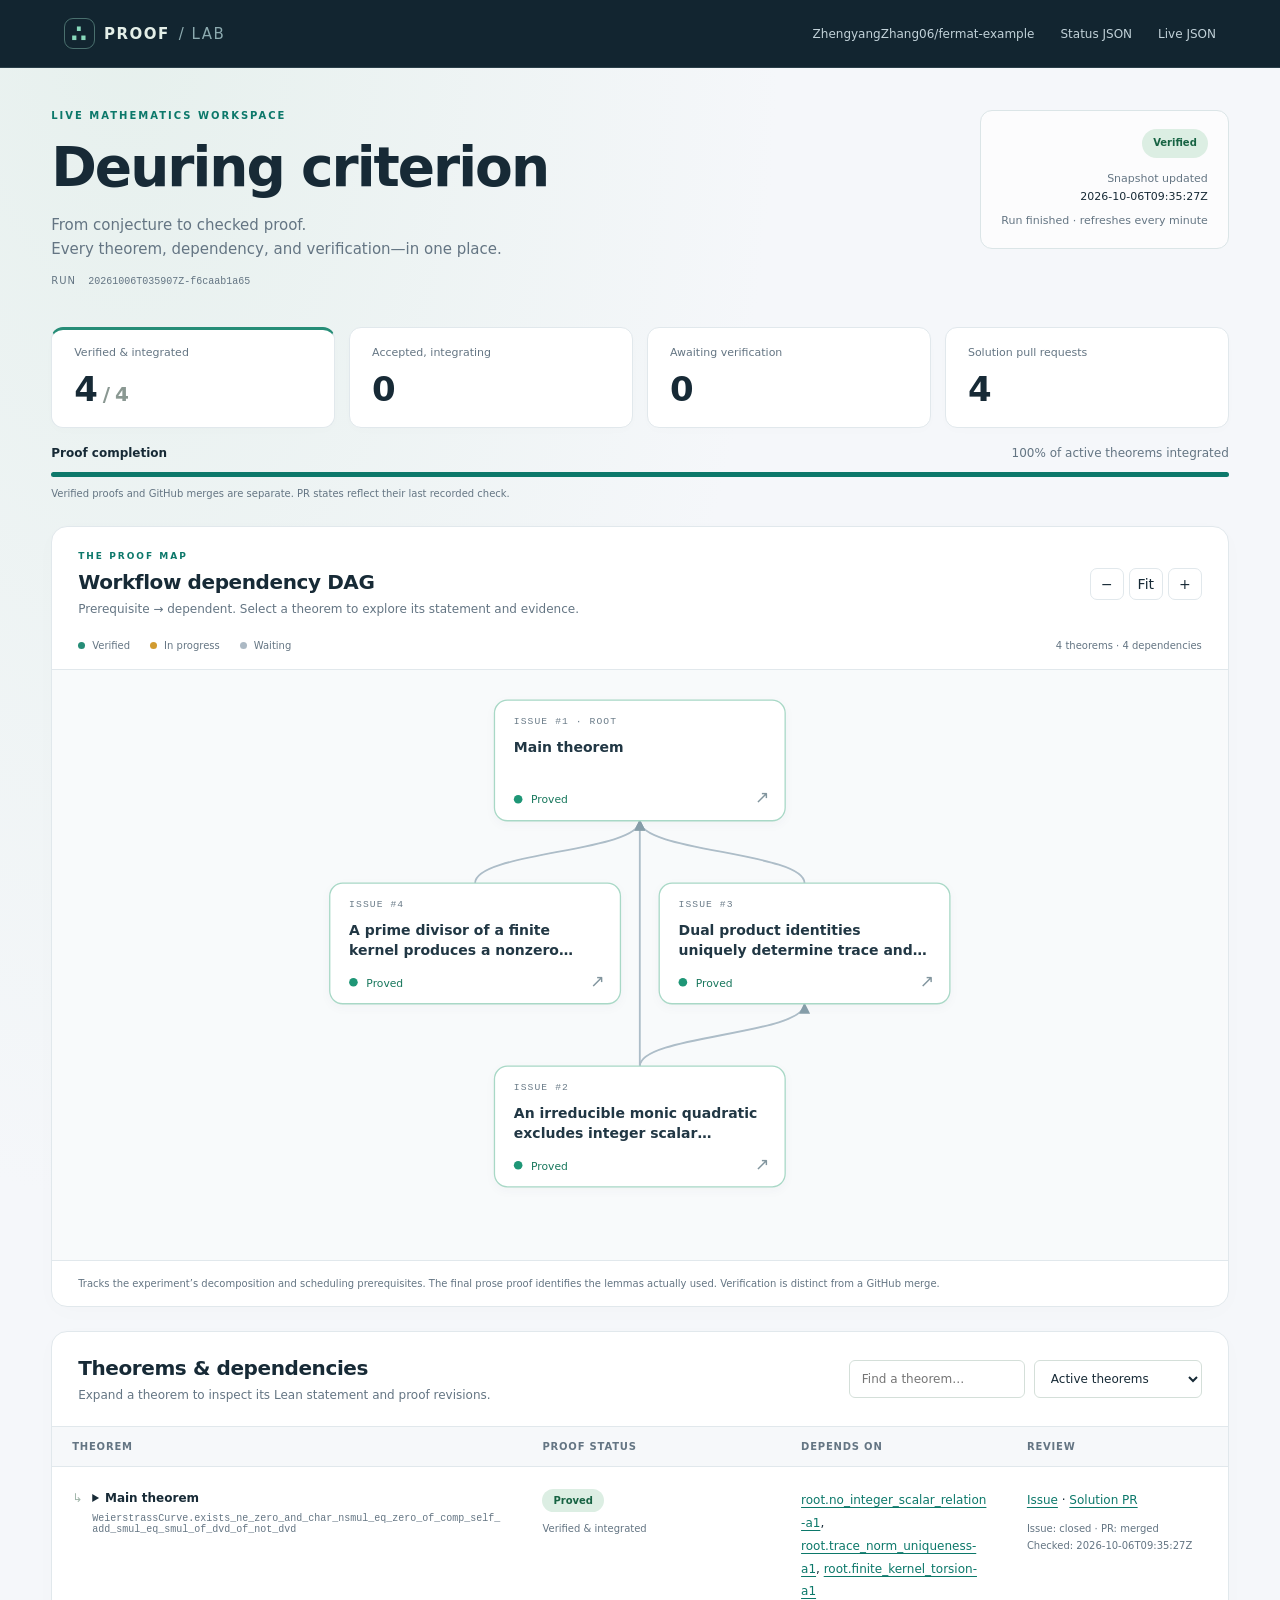
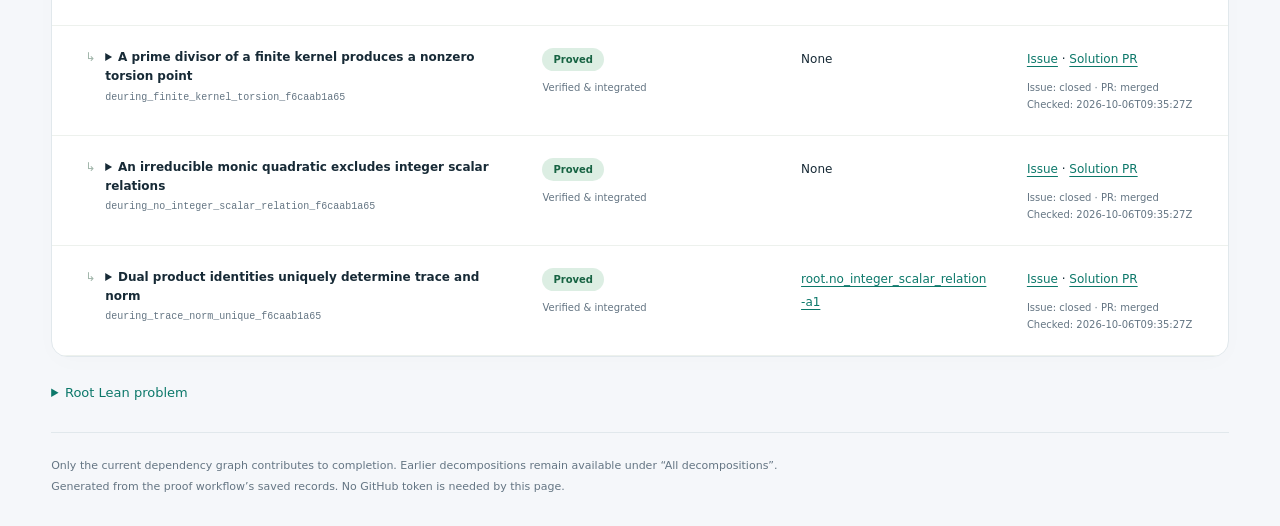
<file: index.html>
<!doctype html><html lang="en"><meta charset="utf-8"><meta http-equiv="refresh" content="0;url=theorem-status/deuring-criterion-b77c13c3d5/20261006t035907z-f6caab1a65/"><title>Current Deuring experiment</title><a href="theorem-status/deuring-criterion-b77c13c3d5/20261006t035907z-f6caab1a65/">Current experiment status</a><p><a href="theorem-status/index.html">All historical runs</a></p></html>
</file>
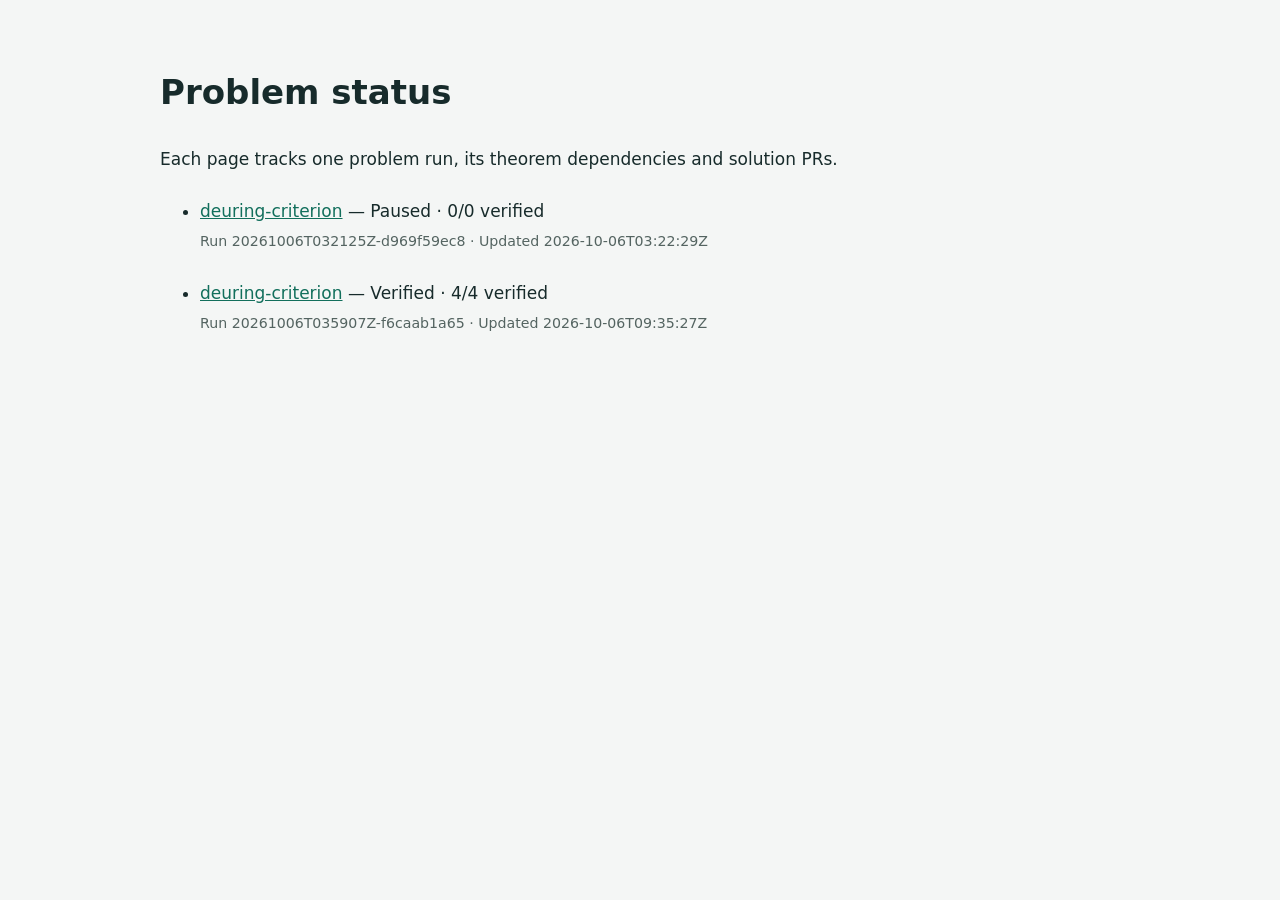
<file: theorem-status/index.html>
<!doctype html><html lang="en"><meta charset="utf-8"><meta name="viewport" content="width=device-width, initial-scale=1"><title>Problem status</title><style>body{font:17px/1.7 system-ui;margin:4rem auto;padding:0 1.5rem;max-width:960px;background:#f4f6f5;color:#172b2b}a{color:#126f5c}li{margin:1.5rem 0}small{color:#546461}</style><h1>Problem status</h1><p>Each page tracks one problem run, its theorem dependencies and solution PRs.</p><ul><li><a href="deuring-criterion-b77c13c3d5/20261006t032125z-d969f59ec8/index.html">deuring-criterion</a> — Paused · 0/0 verified<br><small>Run 20261006T032125Z-d969f59ec8 · Updated 2026-10-06T03:22:29Z</small></li><li><a href="deuring-criterion-b77c13c3d5/20261006t035907z-f6caab1a65/index.html">deuring-criterion</a> — Verified · 4/4 verified<br><small>Run 20261006T035907Z-f6caab1a65 · Updated 2026-10-06T09:35:27Z</small></li></ul></html>
</file>
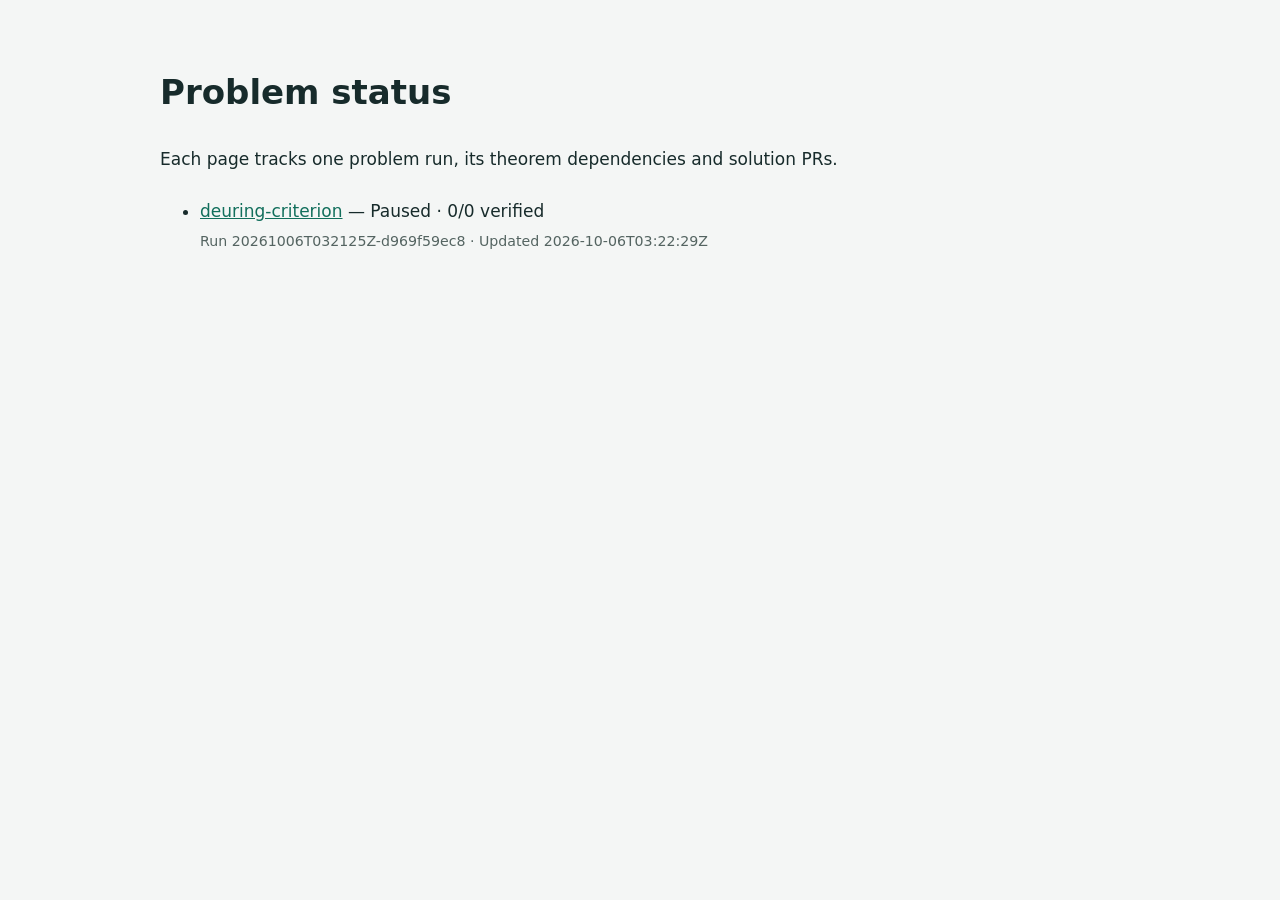
<file: docs/status/index.html>
<!doctype html>
<html lang="en">
<head>
  <meta charset="utf-8">
  <meta name="viewport" content="width=device-width, initial-scale=1">
  <meta http-equiv="refresh" content="0;url=theorem-status/index.html">
  <title>Deuring criterion proof status</title>
</head>
<body>
  <p><a href="theorem-status/index.html">Open the proof status website</a></p>
</body>
</html>
</file>
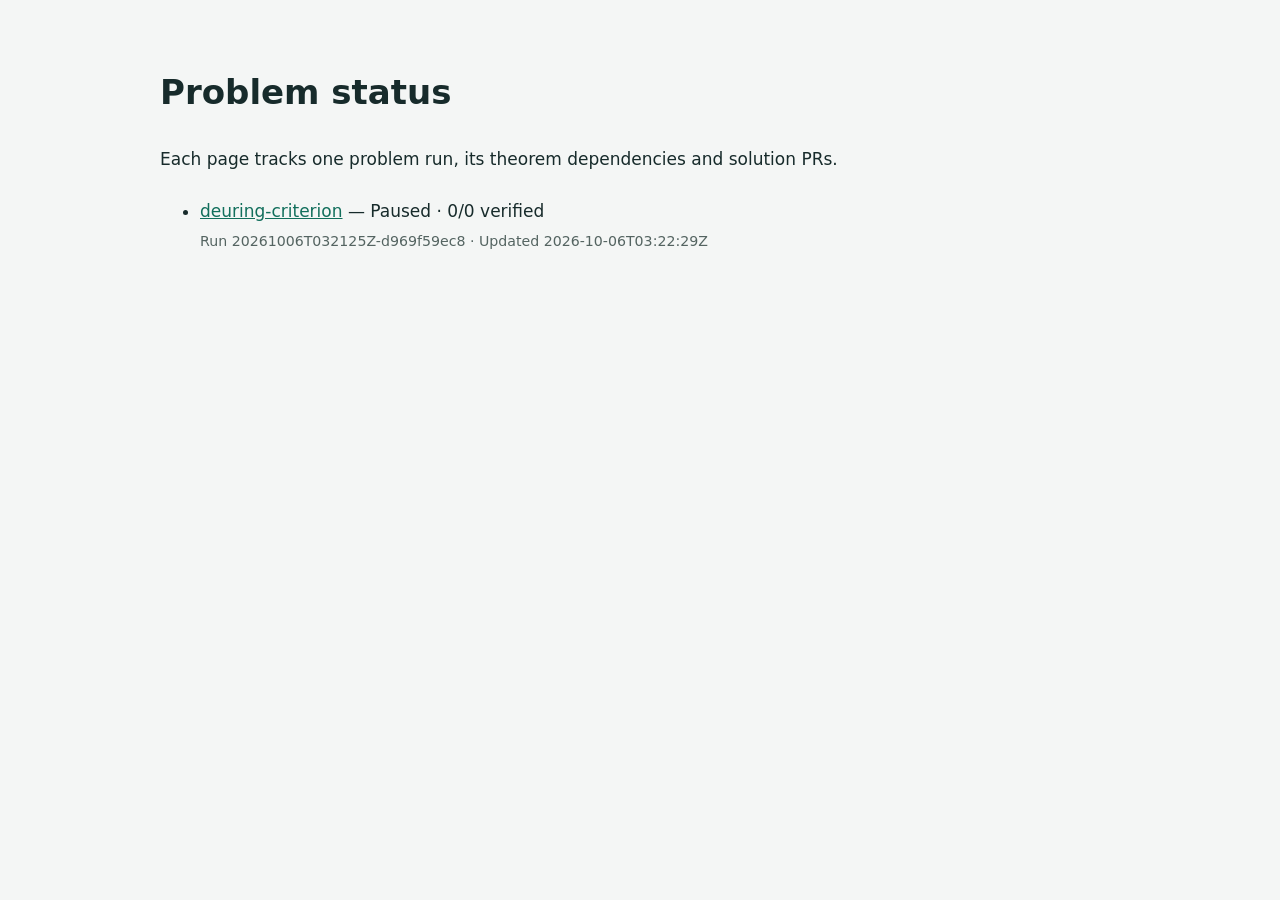
<file: docs/status/theorem-status/index.html>
<!doctype html><html lang="en"><meta charset="utf-8"><meta name="viewport" content="width=device-width, initial-scale=1"><title>Problem status</title><style>body{font:17px/1.7 system-ui;margin:4rem auto;padding:0 1.5rem;max-width:960px;background:#f4f6f5;color:#172b2b}a{color:#126f5c}li{margin:1.5rem 0}small{color:#546461}</style><h1>Problem status</h1><p>Each page tracks one problem run, its theorem dependencies and solution PRs.</p><ul><li><a href="deuring-criterion-b77c13c3d5/20261006t032125z-d969f59ec8/index.html">deuring-criterion</a> — Paused · 0/0 verified<br><small>Run 20261006T032125Z-d969f59ec8 · Updated 2026-10-06T03:22:29Z</small></li></ul></html>
</file>
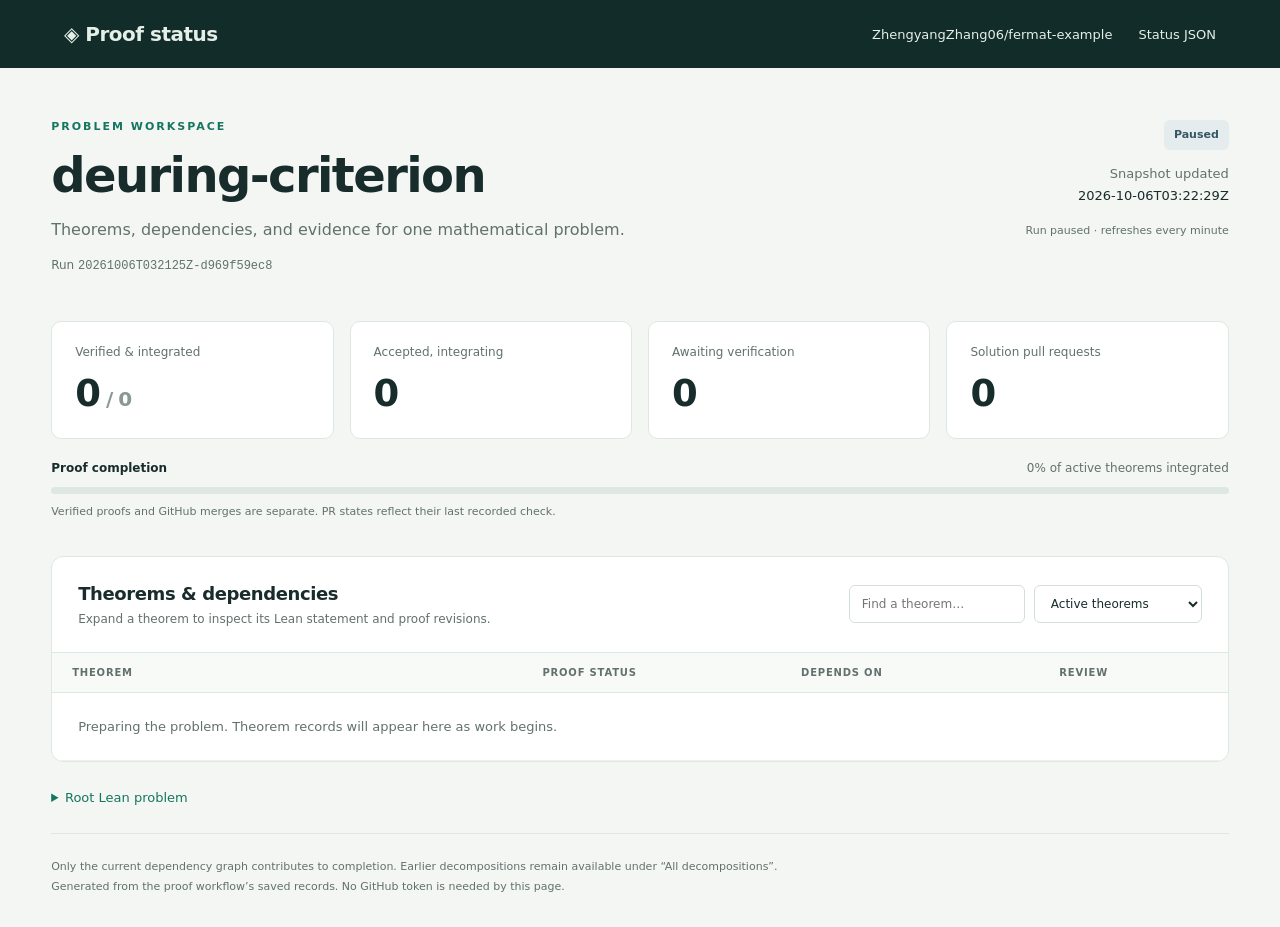
<file: theorem-status/deuring-criterion-b77c13c3d5/20261006t032125z-d969f59ec8/index.html>
<!doctype html>
<html lang="en"><head><meta charset="utf-8"><meta name="viewport" content="width=device-width, initial-scale=1">
<title>deuring-criterion · Proof status</title><link rel="stylesheet" href="site.css"><script src="site.js" defer></script></head>
<body data-updated="2026-10-06T03:22:29Z" data-lifecycle="paused" data-stale-after="1800">
<header><a class="brand" href="../../index.html">◈ Proof status</a><nav><a href="https://github.com/ZhengyangZhang06/fermat-example">ZhengyangZhang06/fermat-example</a><a href="status.json">Status JSON</a></nav></header>
<main><section class="hero"><div><p class="eyebrow">PROBLEM WORKSPACE</p><h1>deuring-criterion</h1>
<p class="subtitle">Theorems, dependencies, and evidence for one mathematical problem.</p><p class="run">Run <code>20261006T032125Z-d969f59ec8</code></p></div>
<div class="snapshot"><span class="badge neutral">Paused</span>
<p>Snapshot updated<br><time>2026-10-06T03:22:29Z</time></p><small>Run paused · refreshes every minute</small></div></section>
<p id="stale" class="notice" hidden>This running snapshot has not updated recently. The publisher may be offline; check GitHub for the latest evidence.</p>

<section class="metrics" aria-label="Proof progress"><article><span>Verified & integrated</span><strong>0<em> / 0</em></strong></article>
<article><span>Accepted, integrating</span><strong>0</strong></article>
<article><span>Awaiting verification</span><strong>0</strong></article>
<article><span>Solution pull requests</span><strong>0</strong></article></section>
<section class="progress-panel"><div><b>Proof completion</b><span>0% of active theorems integrated</span></div><progress value="0" max="1">0%</progress>
<p>Verified proofs and GitHub merges are separate. PR states reflect their last recorded check.</p></section>
<section class="panel"><div class="panel-head"><div><h2>Theorems & dependencies</h2><p>Expand a theorem to inspect its Lean statement and proof revisions.</p></div>
<div class="controls"><label class="sr-only" for="search">Search theorems</label><input id="search" type="search" placeholder="Find a theorem…">
<label class="sr-only" for="filter">Filter theorems</label><select id="filter"><option value="active">Active theorems</option><option value="pending">Awaiting integration</option><option value="verified">Verified</option><option value="all">All decompositions</option></select></div></div>
<div class="table-scroll"><table><thead><tr><th>Theorem</th><th>Proof status</th><th>Depends on</th><th>Review</th></tr></thead><tbody><tr><td colspan="4" class="empty">Preparing the problem. Theorem records will appear here as work begins.</td></tr></tbody></table></div>
<p id="no-matches" class="empty" hidden>No theorems match this filter.</p></section>
<details class="contract"><summary>Root Lean problem</summary><pre>∀ {k : Type*} [Field k] [IsAlgClosed k] [DecidableEq k] (p : ℕ) [Fact p.Prime] [CharP k p] (W : WeierstrassCurve k) [W.IsElliptic] {β : W.toAffine.Point →+ W.toAffine.Point}, β ∈ WeierstrassCurve.rationalHomSet k W W → ∀ (t q : ℤ), β.comp β + q • AddMonoidHom.id _ = t • β → (∀ m : ℤ, m ^ 2 - t * m + q ≠ 0) → (p : ℤ) ∣ q → ¬ (p : ℤ) ∣ t → ∃ T : W.toAffine.Point, T ≠ 0 ∧ p • T = 0</pre></details>
<footer>Only the current dependency graph contributes to completion. Earlier decompositions remain available under “All decompositions”.<br>Generated from the proof workflow’s saved records. No GitHub token is needed by this page.</footer>
</main></body></html>
</file>
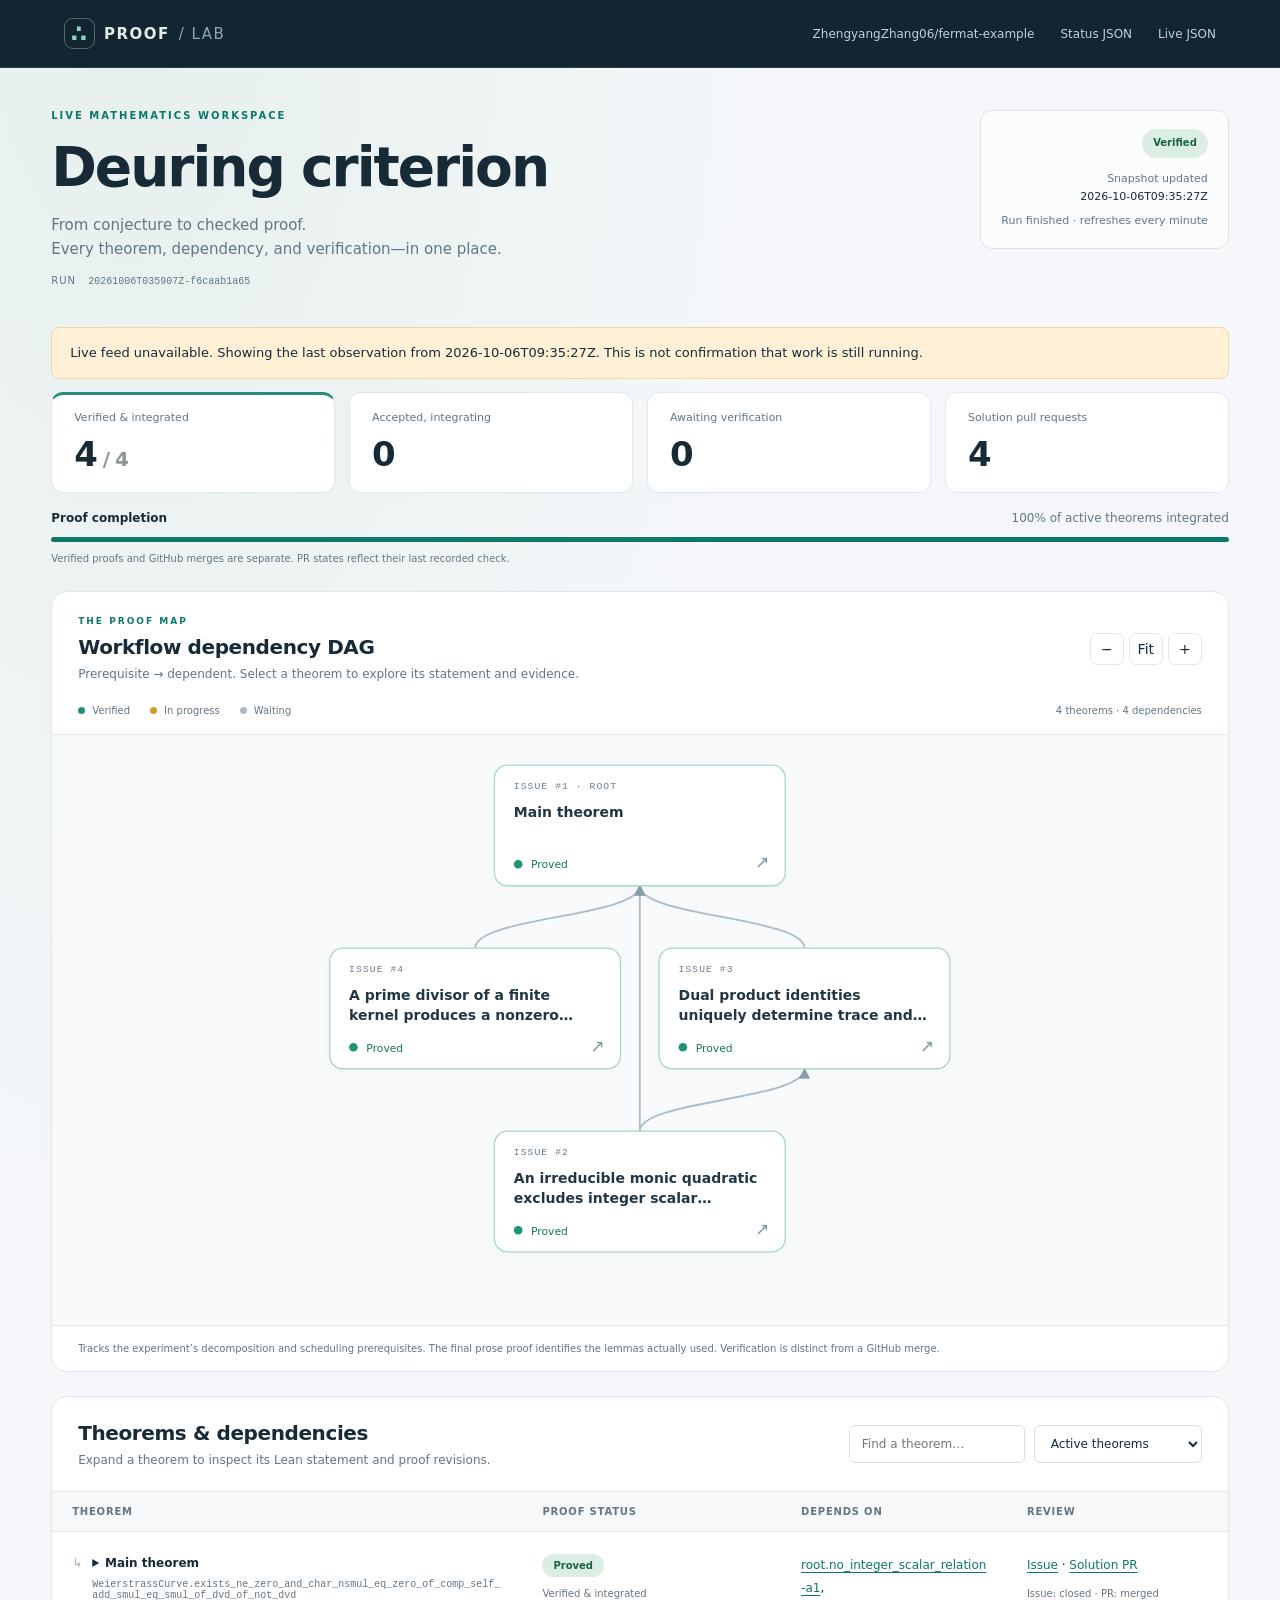
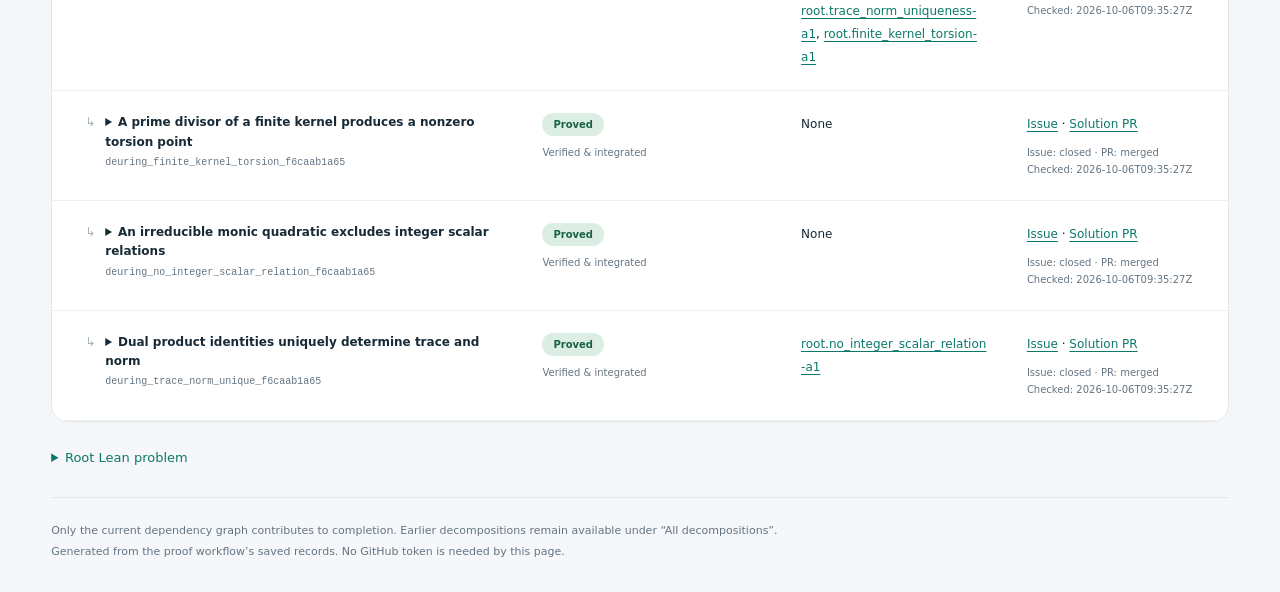
<file: theorem-status/deuring-criterion-b77c13c3d5/20261006t035907z-f6caab1a65/index.html>
<!doctype html>
<html lang="en"><head><meta charset="utf-8"><meta name="viewport" content="width=device-width, initial-scale=1">
<title>deuring-criterion · Proof status</title><link rel="stylesheet" href="site-808beb2421d4.css"><script src="site-808beb2421d4.js" defer></script></head>
<body data-repository="ZhengyangZhang06/fermat-example" data-run="20261006T035907Z-f6caab1a65" data-updated="2026-10-06T09:35:27Z" data-lifecycle="finished" data-stale-after="1800">
<header><a class="brand" href="../../index.html"><span class="brand-mark">∴</span> PROOF<span class="brand-light"> / LAB</span></a><nav><a href="https://github.com/ZhengyangZhang06/fermat-example">ZhengyangZhang06/fermat-example</a><a href="status.json">Status JSON</a></nav></header>
<main><section class="hero"><div><p class="eyebrow">LIVE MATHEMATICS WORKSPACE</p><h1>Deuring criterion</h1>
<p class="subtitle">From conjecture to checked proof.<br>Every theorem, dependency, and verification—in one place.</p><p class="run">RUN <code>20261006T035907Z-f6caab1a65</code></p></div>
<div class="snapshot"><span class="badge good">Verified</span>
<p>Snapshot updated<br><time>2026-10-06T09:35:27Z</time></p><small>Run finished · refreshes every minute</small></div></section>
<p id="stale" class="notice" hidden>This running snapshot has not updated recently. The publisher may be offline; check GitHub for the latest evidence.</p>

<section class="metrics" aria-label="Proof progress"><article><span>Verified & integrated</span><strong>4<em> / 4</em></strong></article>
<article><span>Accepted, integrating</span><strong>0</strong></article>
<article><span>Awaiting verification</span><strong>0</strong></article>
<article><span>Solution pull requests</span><strong>4</strong></article></section>
<section class="progress-panel"><div><b>Proof completion</b><span>100% of active theorems integrated</span></div><progress value="4" max="4">100%</progress>
<p>Verified proofs and GitHub merges are separate. PR states reflect their last recorded check.</p></section>
<section class="panel dag-panel" aria-labelledby="dag-heading">
<div class="panel-head"><div><p class="section-kicker">THE PROOF MAP</p><h2 id="dag-heading">Workflow dependency DAG</h2><p>Prerequisite → dependent. Select a theorem to explore its statement and evidence.</p></div>
<div class="dag-tools" aria-label="Graph zoom"><button type="button" data-zoom="out" aria-label="Zoom out">−</button><button type="button" data-zoom="reset">Fit</button><button type="button" data-zoom="in" aria-label="Zoom in">+</button></div></div>
<div class="dag-legend"><span class="legend-verified">Verified</span><span class="legend-working">In progress</span><span class="legend-waiting">Waiting</span><span class="dag-count">4 theorems · 4 dependencies</span></div>
<div class="dag-viewport" tabindex="0" aria-label="Scrollable theorem dependency graph"><svg class="dag-svg" width="100%" font-family="system-ui,sans-serif" viewBox="0 0 680 548" role="group" aria-label="Theorem dependencies">
<defs><marker id="dag-arrow" viewBox="0 0 10 10" refX="9" refY="5" markerWidth="6" markerHeight="6" orient="auto-start-reverse"><path fill="#879faa" d="M 0 0 L 10 5 L 0 10 z"/></marker></defs>
<g class="dag-edges"><path class="dag-edge" fill="none" stroke="#adbdc8" stroke-width="1.7" data-from="node-692ef99e57581ab2" data-to="node-4813494d137e1631" d="M 340.0 368 C 340.0 254.0, 340.0 254.0, 340.0 140" marker-end="url(#dag-arrow)"/><path class="dag-edge" fill="none" stroke="#adbdc8" stroke-width="1.7" data-from="node-f7ff15bbbf496a52" data-to="node-4813494d137e1631" d="M 493.0 198 C 493.0 169.0, 340.0 169.0, 340.0 140" marker-end="url(#dag-arrow)"/><path class="dag-edge" fill="none" stroke="#adbdc8" stroke-width="1.7" data-from="node-025eee9198f91163" data-to="node-4813494d137e1631" d="M 187.0 198 C 187.0 169.0, 340.0 169.0, 340.0 140" marker-end="url(#dag-arrow)"/><path class="dag-edge" fill="none" stroke="#adbdc8" stroke-width="1.7" data-from="node-692ef99e57581ab2" data-to="node-f7ff15bbbf496a52" d="M 340.0 368 C 340.0 339.0, 493.0 339.0, 493.0 310" marker-end="url(#dag-arrow)"/></g><g class="dag-nodes"><a class="dag-node verified" href="#node-4813494d137e1631" data-node="node-4813494d137e1631" tabindex="0" aria-label="Main theorem: proved. Open theorem details." transform="translate(205.0,28)"><title>Main theorem — WeierstrassCurve.exists_ne_zero_and_char_nsmul_eq_zero_of_comp_self_add_smul_eq_smul_of_dvd_of_not_dvd</title><rect class="node-card" fill="#ffffff" stroke="#a8d8c6" width="270" height="112" rx="12"/><text class="node-kicker" fill="#6b7c89" font-size="9" x="18" y="22">ISSUE #1 · ROOT</text><text class="node-title" fill="#213744" font-size="13" font-weight="600"><tspan x="18" y="48">Main theorem</tspan></text><circle class="node-dot" fill="#1e9676" cx="22" cy="92" r="4"/><text class="node-status" fill="#647888" font-size="10" x="34" y="96">proved</text><text class="node-open" fill="#81959e" x="242" y="96" aria-hidden="true">↗</text></a><a class="dag-node verified" href="#node-025eee9198f91163" data-node="node-025eee9198f91163" tabindex="0" aria-label="A prime divisor of a finite kernel produces a nonzero torsion point: proved. Open theorem details." transform="translate(52.0,198)"><title>A prime divisor of a finite kernel produces a nonzero torsion point — deuring_finite_kernel_torsion_f6caab1a65</title><rect class="node-card" fill="#ffffff" stroke="#a8d8c6" width="270" height="112" rx="12"/><text class="node-kicker" fill="#6b7c89" font-size="9" x="18" y="22">ISSUE #4</text><text class="node-title" fill="#213744" font-size="13" font-weight="600"><tspan x="18" y="48">A prime divisor of a finite</tspan><tspan x="18" y="67">kernel produces a nonzero…</tspan></text><circle class="node-dot" fill="#1e9676" cx="22" cy="92" r="4"/><text class="node-status" fill="#647888" font-size="10" x="34" y="96">proved</text><text class="node-open" fill="#81959e" x="242" y="96" aria-hidden="true">↗</text></a><a class="dag-node verified" href="#node-692ef99e57581ab2" data-node="node-692ef99e57581ab2" tabindex="0" aria-label="An irreducible monic quadratic excludes integer scalar relations: proved. Open theorem details." transform="translate(205.0,368)"><title>An irreducible monic quadratic excludes integer scalar relations — deuring_no_integer_scalar_relation_f6caab1a65</title><rect class="node-card" fill="#ffffff" stroke="#a8d8c6" width="270" height="112" rx="12"/><text class="node-kicker" fill="#6b7c89" font-size="9" x="18" y="22">ISSUE #2</text><text class="node-title" fill="#213744" font-size="13" font-weight="600"><tspan x="18" y="48">An irreducible monic quadratic</tspan><tspan x="18" y="67">excludes integer scalar…</tspan></text><circle class="node-dot" fill="#1e9676" cx="22" cy="92" r="4"/><text class="node-status" fill="#647888" font-size="10" x="34" y="96">proved</text><text class="node-open" fill="#81959e" x="242" y="96" aria-hidden="true">↗</text></a><a class="dag-node verified" href="#node-f7ff15bbbf496a52" data-node="node-f7ff15bbbf496a52" tabindex="0" aria-label="Dual product identities uniquely determine trace and norm: proved. Open theorem details." transform="translate(358.0,198)"><title>Dual product identities uniquely determine trace and norm — deuring_trace_norm_unique_f6caab1a65</title><rect class="node-card" fill="#ffffff" stroke="#a8d8c6" width="270" height="112" rx="12"/><text class="node-kicker" fill="#6b7c89" font-size="9" x="18" y="22">ISSUE #3</text><text class="node-title" fill="#213744" font-size="13" font-weight="600"><tspan x="18" y="48">Dual product identities</tspan><tspan x="18" y="67">uniquely determine trace and…</tspan></text><circle class="node-dot" fill="#1e9676" cx="22" cy="92" r="4"/><text class="node-status" fill="#647888" font-size="10" x="34" y="96">proved</text><text class="node-open" fill="#81959e" x="242" y="96" aria-hidden="true">↗</text></a></g></svg></div>
<p class="dag-caption">Tracks the experiment’s decomposition and scheduling prerequisites. The final prose proof identifies the lemmas actually used. Verification is distinct from a GitHub merge.</p></section>

<section class="panel"><div class="panel-head"><div><h2>Theorems & dependencies</h2><p>Expand a theorem to inspect its Lean statement and proof revisions.</p></div>
<div class="controls"><label class="sr-only" for="search">Search theorems</label><input id="search" type="search" placeholder="Find a theorem…">
<label class="sr-only" for="filter">Filter theorems</label><select id="filter"><option value="active">Active theorems</option><option value="pending">Awaiting integration</option><option value="verified">Verified</option><option value="all">All decompositions</option></select></div></div>
<div class="table-scroll"><table><thead><tr><th>Theorem</th><th>Proof status</th><th>Depends on</th><th>Review</th></tr></thead><tbody><tr id="node-4813494d137e1631" data-search="root main theorem weierstrasscurve.exists_ne_zero_and_char_nsmul_eq_zero_of_comp_self_add_smul_eq_smul_of_dvd_of_not_dvd" data-active="true" data-verified="true">
<td><div class="theorem" style="--depth:0"><span class="tree-mark" aria-hidden="true">↳</span><div>
<details><summary>Main theorem</summary>
<p class="mono">root</p><pre>∀ {k : Type*} [Field k] [IsAlgClosed k] [DecidableEq k] (p : ℕ) [Fact p.Prime] [CharP k p] (W : WeierstrassCurve k) [W.IsElliptic] {β : W.toAffine.Point →+ W.toAffine.Point}, β ∈ WeierstrassCurve.rationalHomSet k W W → ∀ (t q : ℤ), β.comp β + q • AddMonoidHom.id _ = t • β → (∀ m : ℤ, m ^ 2 - t * m + q ≠ 0) → (p : ℤ) ∣ q → ¬ (p : ℤ) ∣ t → ∃ T : W.toAffine.Point, T ≠ 0 ∧ p • T = 0</pre>
<p>Updated: 2026-10-06T09:30:35Z</p>
<p class="mono">Candidate: afa565773ef0d97a67e91156415200a30b8ea0e5<br>Locally integrated: 9369aa39713e9ba069df5a2102f11c582f59ac30<br>GitHub merge: 5fe0bcd54d529271f1b79d58720a81d79a48eb2f</p>
</details><span class="declaration">WeierstrassCurve.exists_ne_zero_and_char_nsmul_eq_zero_of_comp_self_add_smul_eq_smul_of_dvd_of_not_dvd</span></div></div></td>
<td><span class="badge good">proved</span><small>Verified &amp; integrated</small></td>
<td class="dependencies"><a href="#node-692ef99e57581ab2">root.no_integer_scalar_relation-a1</a>, <a href="#node-f7ff15bbbf496a52">root.trace_norm_uniqueness-a1</a>, <a href="#node-025eee9198f91163">root.finite_kernel_torsion-a1</a></td><td class="links"><a href="https://github.com/ZhengyangZhang06/fermat-example/issues/1">Issue</a> · <a href="https://github.com/ZhengyangZhang06/fermat-example/pull/8">Solution PR</a><small>Issue: closed · PR: merged<br>Checked: 2026-10-06T09:35:27Z</small></td></tr>
<tr id="node-025eee9198f91163" data-search="root.finite_kernel_torsion-a1 a prime divisor of a finite kernel produces a nonzero torsion point deuring_finite_kernel_torsion_f6caab1a65" data-active="true" data-verified="true">
<td><div class="theorem" style="--depth:1"><span class="tree-mark" aria-hidden="true">↳</span><div>
<details><summary>A prime divisor of a finite kernel produces a nonzero torsion point</summary>
<p class="mono">root.finite_kernel_torsion-a1</p><pre>∀ {A : Type*} [AddCommGroup A] (f : A →+ A) [Fintype f.ker] (p : ℕ) [Fact p.Prime], p ∣ Fintype.card f.ker → ∃ a : A, a ≠ 0 ∧ f a = 0 ∧ p • a = 0</pre>
<p>Updated: 2026-10-06T07:06:45Z</p>
<p class="mono">Candidate: 7e932c7ca686696f61119994f269b94e2ee5baea<br>Locally integrated: 28546587378e4dccec7d6b465970ac650d352052<br>GitHub merge: fb7f5f080112c02550064eca69d0f7da5d66ae45</p>
</details><span class="declaration">deuring_finite_kernel_torsion_f6caab1a65</span></div></div></td>
<td><span class="badge good">proved</span><small>Verified &amp; integrated</small></td>
<td class="dependencies">None</td><td class="links"><a href="https://github.com/ZhengyangZhang06/fermat-example/issues/4">Issue</a> · <a href="https://github.com/ZhengyangZhang06/fermat-example/pull/5">Solution PR</a><small>Issue: closed · PR: merged<br>Checked: 2026-10-06T09:35:27Z</small></td></tr>
<tr id="node-692ef99e57581ab2" data-search="root.no_integer_scalar_relation-a1 an irreducible monic quadratic excludes integer scalar relations deuring_no_integer_scalar_relation_f6caab1a65" data-active="true" data-verified="true">
<td><div class="theorem" style="--depth:1"><span class="tree-mark" aria-hidden="true">↳</span><div>
<details><summary>An irreducible monic quadratic excludes integer scalar relations</summary>
<p class="mono">root.no_integer_scalar_relation-a1</p><pre>∀ {R : Type*} [Ring R] [CharZero R] (f : R) (t q : ℤ), f ^ 2 - (t : R) * f + (q : R) = 0 → (∀ m : ℤ, m ^ 2 - t * m + q ≠ 0) → ∀ c e : ℤ, c ≠ 0 → (c : R) * f ≠ (e : R)</pre>
<p>Updated: 2026-10-06T07:45:36Z</p>
<p class="mono">Candidate: bbf7c6a4eef784614d5fc1e208a6f40a9120542e<br>Locally integrated: 0fb6cd274520b9150f23922ebf633e8904c8c6c9<br>GitHub merge: 537246fc7a3eef2e6a4a9dbd99691a171d817403</p>
</details><span class="declaration">deuring_no_integer_scalar_relation_f6caab1a65</span></div></div></td>
<td><span class="badge good">proved</span><small>Verified &amp; integrated</small></td>
<td class="dependencies">None</td><td class="links"><a href="https://github.com/ZhengyangZhang06/fermat-example/issues/2">Issue</a> · <a href="https://github.com/ZhengyangZhang06/fermat-example/pull/6">Solution PR</a><small>Issue: closed · PR: merged<br>Checked: 2026-10-06T09:35:27Z</small></td></tr>
<tr id="node-f7ff15bbbf496a52" data-search="root.trace_norm_uniqueness-a1 dual product identities uniquely determine trace and norm deuring_trace_norm_unique_f6caab1a65" data-active="true" data-verified="true">
<td><div class="theorem" style="--depth:1"><span class="tree-mark" aria-hidden="true">↳</span><div>
<details><summary>Dual product identities uniquely determine trace and norm</summary>
<p class="mono">root.trace_norm_uniqueness-a1</p><pre>∀ {R : Type*} [Ring R] [CharZero R] (f g : R) (t q d e : ℤ), f * g = (d : R) → (1 - f) * (1 - g) = (e : R) → f ^ 2 - (t : R) * f + (q : R) = 0 → (∀ m : ℤ, m ^ 2 - t * m + q ≠ 0) → f + g = (t : R) ∧ d = q</pre>
<p>Updated: 2026-10-06T08:03:38Z</p>
<p class="mono">Candidate: f9beccd436bfae299a3decebe427684e1ee12ff6<br>Locally integrated: 2894629ef96007c07444fe9c413408ad8fd6d8bc<br>GitHub merge: 9d682bc14ffe6addb00d83bcec5fda5076bf2cab</p>
</details><span class="declaration">deuring_trace_norm_unique_f6caab1a65</span></div></div></td>
<td><span class="badge good">proved</span><small>Verified &amp; integrated</small></td>
<td class="dependencies"><a href="#node-692ef99e57581ab2">root.no_integer_scalar_relation-a1</a></td><td class="links"><a href="https://github.com/ZhengyangZhang06/fermat-example/issues/3">Issue</a> · <a href="https://github.com/ZhengyangZhang06/fermat-example/pull/7">Solution PR</a><small>Issue: closed · PR: merged<br>Checked: 2026-10-06T09:35:27Z</small></td></tr></tbody></table></div>
<p id="no-matches" class="empty" hidden>No theorems match this filter.</p></section>
<details class="contract"><summary>Root Lean problem</summary><pre>∀ {k : Type*} [Field k] [IsAlgClosed k] [DecidableEq k] (p : ℕ) [Fact p.Prime] [CharP k p] (W : WeierstrassCurve k) [W.IsElliptic] {β : W.toAffine.Point →+ W.toAffine.Point}, β ∈ WeierstrassCurve.rationalHomSet k W W → ∀ (t q : ℤ), β.comp β + q • AddMonoidHom.id _ = t • β → (∀ m : ℤ, m ^ 2 - t * m + q ≠ 0) → (p : ℤ) ∣ q → ¬ (p : ℤ) ∣ t → ∃ T : W.toAffine.Point, T ≠ 0 ∧ p • T = 0</pre></details>
<footer>Only the current dependency graph contributes to completion. Earlier decompositions remain available under “All decompositions”.<br>Generated from the proof workflow’s saved records. No GitHub token is needed by this page.</footer>
</main></body></html>
</file>
<file: theorem-status/deuring-criterion-b77c13c3d5/20261006t032125z-d969f59ec8/site.css>
:root{color-scheme:light;--ink:#182c2b;--muted:#62716e;--line:#dfe7e3;--green:#167560;--paper:#f3f6f3;font-family:Inter,ui-sans-serif,system-ui,-apple-system,BlinkMacSystemFont,"Segoe UI",sans-serif}
*{box-sizing:border-box}body{margin:0;background:var(--paper);color:var(--ink)}a{color:var(--green);text-underline-offset:3px}header{background:#122c29;color:#e4efe8;display:flex;justify-content:space-between;align-items:center;padding:22px max(5vw,24px);gap:24px}header a{color:inherit;text-decoration:none}.brand{font-weight:750;font-size:20px;letter-spacing:-.5px}nav{display:flex;flex-wrap:wrap;gap:26px;font-size:13px}main{max-width:1440px;margin:auto;padding:52px max(4vw,24px) 30px}.hero{display:flex;justify-content:space-between;align-items:flex-start;gap:28px;margin-bottom:36px}.eyebrow{font-size:11px;font-weight:750;letter-spacing:2px;color:var(--green);margin:0 0 15px}h1{font-size:clamp(28px,4vw,48px);line-height:1.15;letter-spacing:-1.6px;margin:0;overflow-wrap:anywhere}.subtitle{color:var(--muted);line-height:1.65;margin:14px 0}.run{font-size:12px;color:var(--muted);overflow-wrap:anywhere}code,.mono,pre,.declaration{font-family:ui-monospace,SFMono-Regular,Consolas,monospace}.snapshot{text-align:right;flex-shrink:0;font-size:13px;color:var(--muted);line-height:1.65}.snapshot time{color:var(--ink)}.snapshot small{font-size:11px}.badge{display:inline-block;padding:6px 10px;border-radius:6px;font-size:11px;font-weight:700;white-space:nowrap;text-transform:capitalize}.good{background:#dceee3;color:#176343}.neutral{background:#e5ecee;color:#375664}.bad{background:#f8e3de;color:#9b3d2e}.metrics{display:grid;grid-template-columns:repeat(4,minmax(0,1fr));gap:16px}.metrics article{background:#fff;border:1px solid var(--line);border-radius:10px;padding:23px}.metrics span{color:var(--muted);font-size:12px;display:block}.metrics strong{font-size:37px;font-weight:650;letter-spacing:-1px;display:block;margin-top:13px}.metrics em{font-size:20px;font-style:normal;color:#8a9892}.progress-panel{margin:22px 0 38px}.progress-panel>div{display:flex;justify-content:space-between;font-size:12px;gap:12px}.progress-panel span,.progress-panel p{color:var(--muted)}progress{display:block;width:100%;height:7px;margin:12px 0 11px;border:0;border-radius:8px;overflow:hidden;background:#dfe8e0}progress::-webkit-progress-bar{background:#dfe8e0}progress::-webkit-progress-value{background:var(--green)}progress::-moz-progress-bar{background:var(--green)}.progress-panel p{font-size:11px}.panel{border:1px solid var(--line);background:#fff;border-radius:12px;overflow:hidden}.panel-head{display:flex;align-items:center;justify-content:space-between;padding:26px;gap:20px}.panel h2{font-size:18px;letter-spacing:-.4px;margin:0}.panel-head p{font-size:12px;color:var(--muted);margin:8px 0 0}.controls{display:flex;gap:9px;flex-wrap:wrap}input,select{font:inherit;font-size:12px;padding:10px 12px;border:1px solid #d4dfd9;border-radius:6px;background:#fff;color:var(--ink)}input{max-width:190px}input:focus,select:focus,summary:focus{outline:2px solid #3e9e84;outline-offset:3px}.table-scroll{overflow-x:auto}table{border-collapse:collapse;width:100%;font-size:12px;min-width:750px}th{text-align:left;background:#f8faf8;color:var(--muted);font-size:10px;letter-spacing:.8px;text-transform:uppercase;font-weight:700;padding:14px 20px;border-top:1px solid var(--line);border-bottom:1px solid var(--line)}td{padding:19px 20px;border-bottom:1px solid #edf1ed;vertical-align:top}th:first-child{width:40%}th:nth-child(2){width:22%}td small{display:block;font-size:10px;color:var(--muted);line-height:1.7;margin-top:8px}.theorem{display:flex;align-items:baseline;gap:10px;padding-left:calc(var(--depth)*13px)}.tree-mark{color:#a1b5aa}.theorem summary{font-weight:650;cursor:pointer;line-height:1.6;overflow-wrap:anywhere}.declaration{display:block;color:var(--muted);font-size:10px;margin-top:5px;overflow-wrap:anywhere}pre{white-space:pre-wrap;overflow-wrap:anywhere;background:#f5f8f6;padding:14px;border-radius:6px;line-height:1.7;font-size:12px;max-width:600px}.mono{font-size:10px;overflow-wrap:anywhere;color:var(--muted)}.dependencies{line-height:1.9;overflow-wrap:anywhere;max-width:210px}.links{white-space:nowrap;line-height:1.9}.archived{display:block;color:var(--muted);font-size:10px;font-weight:400}.contract{margin:28px 0;font-size:13px}.contract summary{cursor:pointer;color:var(--green)}footer{font-size:11px;color:var(--muted);line-height:1.9;border-top:1px solid var(--line);padding-top:23px}.notice{font-size:13px;line-height:1.7;background:#fff0d6;border:1px solid #f2d6a2;border-radius:8px;padding:14px 18px}.empty{padding:26px;color:var(--muted);font-size:13px}.sr-only{position:absolute;width:1px;height:1px;padding:0;margin:-1px;overflow:hidden;clip:rect(0,0,0,0);white-space:nowrap;border:0}[hidden]{display:none!important}tr:target{background:#f0f8f1}
@media(max-width:900px){.panel-head{align-items:flex-start;flex-direction:column}.controls{width:100%}.metrics{gap:10px}.metrics article{padding:18px}.hero{gap:18px}.snapshot{font-size:11px}}@media(max-width:600px){header{align-items:flex-start;flex-direction:column;padding:19px 22px;gap:14px}nav{font-size:11px;gap:18px}main{padding:30px 18px}.hero{display:block;margin-bottom:26px}.snapshot{text-align:left;margin-top:20px}.snapshot p{display:inline-block;margin:0 0 0 12px;vertical-align:middle}.snapshot small{display:block;margin-top:8px}.metrics{grid-template-columns:repeat(2,minmax(0,1fr))}.metrics strong{font-size:32px}.progress-panel>div{font-size:11px}.panel-head{padding:20px}.controls input{min-width:130px;flex:1}.controls select{max-width:180px}.subtitle{font-size:13px}}
</file>
<file: theorem-status/deuring-criterion-b77c13c3d5/20261006t035907z-f6caab1a65/site-808beb2421d4.css>
:root{color-scheme:light;--ink:#182c2b;--muted:#62716e;--line:#dfe7e3;--green:#167560;--paper:#f3f6f3;font-family:Inter,ui-sans-serif,system-ui,-apple-system,BlinkMacSystemFont,"Segoe UI",sans-serif}
.live-activity{margin:24px 0}.activity-body{padding:0 26px 24px;font-size:13px;line-height:1.7}.activity-body h3{margin:0}.activity-body ul{padding-left:20px}.activity-body li{margin:12px 0}.activity-body small{color:var(--muted)}.activity-body code{overflow-wrap:anywhere}
*{box-sizing:border-box}body{margin:0;background:var(--paper);color:var(--ink)}a{color:var(--green);text-underline-offset:3px}header{background:#122c29;color:#e4efe8;display:flex;justify-content:space-between;align-items:center;padding:22px max(5vw,24px);gap:24px}header a{color:inherit;text-decoration:none}.brand{font-weight:750;font-size:20px;letter-spacing:-.5px}nav{display:flex;flex-wrap:wrap;gap:26px;font-size:13px}main{max-width:1440px;margin:auto;padding:52px max(4vw,24px) 30px}.hero{display:flex;justify-content:space-between;align-items:flex-start;gap:28px;margin-bottom:36px}.eyebrow{font-size:11px;font-weight:750;letter-spacing:2px;color:var(--green);margin:0 0 15px}h1{font-size:clamp(28px,4vw,48px);line-height:1.15;letter-spacing:-1.6px;margin:0;overflow-wrap:anywhere}.subtitle{color:var(--muted);line-height:1.65;margin:14px 0}.run{font-size:12px;color:var(--muted);overflow-wrap:anywhere}code,.mono,pre,.declaration{font-family:ui-monospace,SFMono-Regular,Consolas,monospace}.snapshot{text-align:right;flex-shrink:0;font-size:13px;color:var(--muted);line-height:1.65}.snapshot time{color:var(--ink)}.snapshot small{font-size:11px}.badge{display:inline-block;padding:6px 10px;border-radius:6px;font-size:11px;font-weight:700;white-space:nowrap;text-transform:capitalize}.good{background:#dceee3;color:#176343}.neutral{background:#e5ecee;color:#375664}.bad{background:#f8e3de;color:#9b3d2e}.metrics{display:grid;grid-template-columns:repeat(4,minmax(0,1fr));gap:16px}.metrics article{background:#fff;border:1px solid var(--line);border-radius:10px;padding:23px}.metrics span{color:var(--muted);font-size:12px;display:block}.metrics strong{font-size:37px;font-weight:650;letter-spacing:-1px;display:block;margin-top:13px}.metrics em{font-size:20px;font-style:normal;color:#8a9892}.progress-panel{margin:22px 0 38px}.progress-panel>div{display:flex;justify-content:space-between;font-size:12px;gap:12px}.progress-panel span,.progress-panel p{color:var(--muted)}progress{display:block;width:100%;height:7px;margin:12px 0 11px;border:0;border-radius:8px;overflow:hidden;background:#dfe8e0}progress::-webkit-progress-bar{background:#dfe8e0}progress::-webkit-progress-value{background:var(--green)}progress::-moz-progress-bar{background:var(--green)}.progress-panel p{font-size:11px}.panel{border:1px solid var(--line);background:#fff;border-radius:12px;overflow:hidden}.panel-head{display:flex;align-items:center;justify-content:space-between;padding:26px;gap:20px}.panel h2{font-size:18px;letter-spacing:-.4px;margin:0}.panel-head p{font-size:12px;color:var(--muted);margin:8px 0 0}.controls{display:flex;gap:9px;flex-wrap:wrap}input,select{font:inherit;font-size:12px;padding:10px 12px;border:1px solid #d4dfd9;border-radius:6px;background:#fff;color:var(--ink)}input{max-width:190px}input:focus,select:focus,summary:focus{outline:2px solid #3e9e84;outline-offset:3px}.table-scroll{overflow-x:auto}table{border-collapse:collapse;width:100%;font-size:12px;min-width:750px}th{text-align:left;background:#f8faf8;color:var(--muted);font-size:10px;letter-spacing:.8px;text-transform:uppercase;font-weight:700;padding:14px 20px;border-top:1px solid var(--line);border-bottom:1px solid var(--line)}td{padding:19px 20px;border-bottom:1px solid #edf1ed;vertical-align:top}th:first-child{width:40%}th:nth-child(2){width:22%}td small{display:block;font-size:10px;color:var(--muted);line-height:1.7;margin-top:8px}.theorem{display:flex;align-items:baseline;gap:10px;padding-left:calc(var(--depth)*13px)}.tree-mark{color:#a1b5aa}.theorem summary{font-weight:650;cursor:pointer;line-height:1.6;overflow-wrap:anywhere}.declaration{display:block;color:var(--muted);font-size:10px;margin-top:5px;overflow-wrap:anywhere}pre{white-space:pre-wrap;overflow-wrap:anywhere;background:#f5f8f6;padding:14px;border-radius:6px;line-height:1.7;font-size:12px;max-width:600px}.mono{font-size:10px;overflow-wrap:anywhere;color:var(--muted)}.dependencies{line-height:1.9;overflow-wrap:anywhere;max-width:210px}.links{white-space:nowrap;line-height:1.9}.archived{display:block;color:var(--muted);font-size:10px;font-weight:400}.contract{margin:28px 0;font-size:13px}.contract summary{cursor:pointer;color:var(--green)}footer{font-size:11px;color:var(--muted);line-height:1.9;border-top:1px solid var(--line);padding-top:23px}.notice{font-size:13px;line-height:1.7;background:#fff0d6;border:1px solid #f2d6a2;border-radius:8px;padding:14px 18px}.empty{padding:26px;color:var(--muted);font-size:13px}.sr-only{position:absolute;width:1px;height:1px;padding:0;margin:-1px;overflow:hidden;clip:rect(0,0,0,0);white-space:nowrap;border:0}[hidden]{display:none!important}tr:target{background:#f0f8f1}
@media(max-width:900px){.panel-head{align-items:flex-start;flex-direction:column}.controls{width:100%}.metrics{gap:10px}.metrics article{padding:18px}.hero{gap:18px}.snapshot{font-size:11px}}@media(max-width:600px){header{align-items:flex-start;flex-direction:column;padding:19px 22px;gap:14px}nav{font-size:11px;gap:18px}main{padding:30px 18px}.hero{display:block;margin-bottom:26px}.snapshot{text-align:left;margin-top:20px}.snapshot p{display:inline-block;margin:0 0 0 12px;vertical-align:middle}.snapshot small{display:block;margin-top:8px}.metrics{grid-template-columns:repeat(2,minmax(0,1fr))}.metrics strong{font-size:32px}.progress-panel>div{font-size:11px}.panel-head{padding:20px}.controls input{min-width:130px;flex:1}.controls select{max-width:180px}.subtitle{font-size:13px}}

/* Proof Lab — quiet editorial layout, with the graph as the primary workspace. */
:root { --ink:#172a36; --muted:#647583; --line:#e1e8ec; --green:#0c786a; --paper:#f5f7fa; }
body { background:radial-gradient(ellipse at 10% 0%,#e6f0ed 0,transparent 40%),var(--paper); }
header { background:#122530; padding:18px max(5vw,24px); border-bottom:1px solid #2a3f49; }
.brand { display:flex; align-items:center; gap:9px; font-size:15px; letter-spacing:1.5px; }
.brand-mark { display:grid; place-items:center; width:31px; height:31px; border:1px solid #4a706e; border-radius:9px; color:#88d9bc; font-size:24px; }
.brand-light { color:#8caaaF; font-weight:400; }
header nav { font-size:12px; color:#c1d1d8; }
header nav a:hover { color:#94e5c6; }
main { max-width:1360px; padding-top:42px; }
.hero { margin-bottom:30px; }
h1 { font-size:clamp(32px,4.4vw,55px); font-weight:650; letter-spacing:-2px; }
.eyebrow,.section-kicker { font-size:10px; letter-spacing:2px; font-weight:750; color:var(--green); }
.subtitle { font-size:15px; line-height:1.6; }
.run { font-size:10px; letter-spacing:1px; }
.run code { letter-spacing:0; margin-left:8px; }
.snapshot { padding:18px 20px; border:1px solid #dbe5e7; border-radius:12px; background:#ffffffb3; font-size:11px; }
.snapshot p { margin:12px 0 6px; }
.badge { border-radius:30px; padding:6px 11px; font-size:10px; }
.metrics { gap:14px; }
.metrics article { padding:18px 22px; border-radius:12px; box-shadow:0 3px 12px #172a3603; }
.metrics article:first-child { border-top:3px solid #268d77; padding-top:16px; }
.metrics strong { font-size:34px; margin-top:10px; font-variant-numeric:tabular-nums; }
.metrics span { font-size:11px; }
.progress-panel { margin:18px 0 27px; }
.progress-panel p { font-size:10px; }
progress { height:5px; }
.panel { border-radius:16px; box-shadow:0 5px 24px #172a3604; }
.panel-head { padding:24px 26px; }
.panel-head .section-kicker { margin:0 0 9px; font-size:9px; color:var(--green); }
.panel h2 { font-size:20px; font-weight:650; }
.dag-panel { margin-bottom:24px; }
.dag-tools { display:flex; gap:5px; }
button { font:inherit; cursor:pointer; }
.dag-tools button { min-width:34px; height:32px; border:1px solid var(--line); border-radius:7px; background:#fff; color:var(--ink); font-size:14px; }
.dag-tools button:hover { background:#eaf5ef; border-color:#88b8a9; }
button:focus-visible,.dag-viewport:focus-visible { outline:2px solid #278e79; outline-offset:3px; }
.dag-legend { display:flex; align-items:center; gap:20px; padding:0 26px 18px; font-size:10px; color:var(--muted); }
.dag-legend>span:not(.dag-count)::before { content:""; display:inline-block; width:7px; height:7px; margin-right:7px; border-radius:50%; background:#acb9c4; }
.dag-legend .legend-verified::before { background:#268d77!important; }
.dag-legend .legend-working::before { background:#d19b30!important; }
.dag-count { margin-left:auto; font-variant-numeric:tabular-nums; }
.dag-viewport { overflow:auto; max-height:650px; background-color:#f8fafb; background-image:radial-gradient(#cbd7dd 0.7px,transparent 0.7px); background-size:18px 18px; border-block:1px solid var(--line); }
.dag-svg { display:block; width:100%; min-width:620px; max-height:590px; margin:auto; overflow:visible; }
.dag-svg.zoomed { max-height:none; }
.dag-edge { fill:none; stroke:#adbdc8; stroke-width:1.7; transition:opacity .15s,stroke .15s; }
#dag-arrow path { fill:#879faa; }
.node-card { fill:white; stroke:#cfdde4; stroke-width:1.2; filter:drop-shadow(0 3px 4px #172a3608); }
.node-kicker { font:9px ui-monospace,monospace; letter-spacing:1px; fill:#6b7c89; }
.node-title { font:600 13px system-ui,sans-serif; fill:#213744; }
.node-status { font:10px system-ui,sans-serif; fill:#647888; text-transform:capitalize; }
.node-dot { fill:#acb9c4; }
.node-open { fill:#81959e; font:16px system-ui,sans-serif; }
.dag-node { text-decoration:none; outline:none; transition:opacity .15s; }
.dag-node.verified .node-dot { fill:#1e9676; }
.dag-node.verified .node-card { stroke:#a8d8c6; }
.dag-node.verified .node-status { fill:#16765b; }
.dag-node.working .node-dot { fill:#c89023; }
.dag-node.working .node-card { stroke:#d9ba72; fill:#fffdf7; }
.dag-node.working .node-status { fill:#93631a; }
.dag-node.failed .node-card { stroke:#de9292; }
.dag-node.failed .node-dot { fill:#c24545; }
.dag-node:hover .node-card,.dag-node:focus .node-card { stroke:#168773; stroke-width:2.5; }
.dag-svg.has-focus .dag-node:not(.related),.dag-svg.has-focus .dag-edge:not(.related) { opacity:.25; }
.dag-edge.related { stroke:#218a77; stroke-width:2.3; }
.dag-caption { font-size:10px; color:var(--muted); line-height:1.7; padding:0 26px; margin:14px 0; }
.activity-body { font-size:12px; }
.muted { color:var(--muted); }
.worker-grid { list-style:none; display:grid; grid-template-columns:repeat(4,minmax(0,1fr)); gap:12px; padding:0!important; margin:18px 0 24px; }
.worker-grid .worker-card { margin:0; padding:16px; background:#f8fafb; border:1px solid #e4eaef; border-radius:10px; }
.worker-card>div { display:flex; align-items:center; justify-content:space-between; }
.worker-card b { font:600 11px ui-monospace,monospace; }
.worker-dot { width:6px; height:6px; border-radius:50%; background:#9bacb7; }
.worker-grid .worker-active { background:#eff9f4; border-color:#bedecd; }
.worker-active .worker-dot { background:#238568; box-shadow:0 0 0 4px #23856813; }
.worker-card p { font-size:10px; color:var(--muted); margin:9px 0; text-transform:capitalize; }
.worker-card strong { font-size:23px; font-weight:550; font-variant-numeric:tabular-nums; }
.worker-card strong span { font-size:10px; color:var(--muted); font-weight:400; }
.worker-card small { display:block; font:9px/1.7 ui-monospace,monospace; margin-top:9px; overflow-wrap:anywhere; }
.build-details { border-top:1px solid var(--line); padding-top:16px; color:var(--muted); }
.build-details summary { cursor:pointer; color:#355d64; font-size:11px; }
.live-activity { margin:0 0 24px; }
th { background:#f6f8fa; }
td { padding-block:22px; }
footer { margin-top:32px; }
@media(max-width:900px) { .dag-panel .panel-head { flex-direction:row; } .snapshot { max-width:240px; } }
@media(max-width:600px) {
  main { padding:28px 16px; } h1 { letter-spacing:-1px; }
  .hero .snapshot { max-width:none; padding:12px 15px; }
  .snapshot small { margin-top:6px; } .metrics article { padding:16px; }
  .worker-grid { grid-template-columns:repeat(2,minmax(0,1fr)); gap:8px; }
  .dag-legend { flex-wrap:wrap; gap:12px; padding-inline:20px; }
  .dag-count { margin-left:0; width:100%; } .dag-tools { flex-shrink:0; }
  .dag-panel .panel-head { padding:20px; gap:10px; } .panel h2 { font-size:17px; }
  .dag-caption { padding-inline:20px; } .activity-body { padding-inline:20px; }
  .worker-grid .worker-card { padding:12px; } .run code { margin-left:0; }
}
@media(prefers-reduced-motion:reduce) { * { transition:none!important; scroll-behavior:auto!important; } }
</file>
